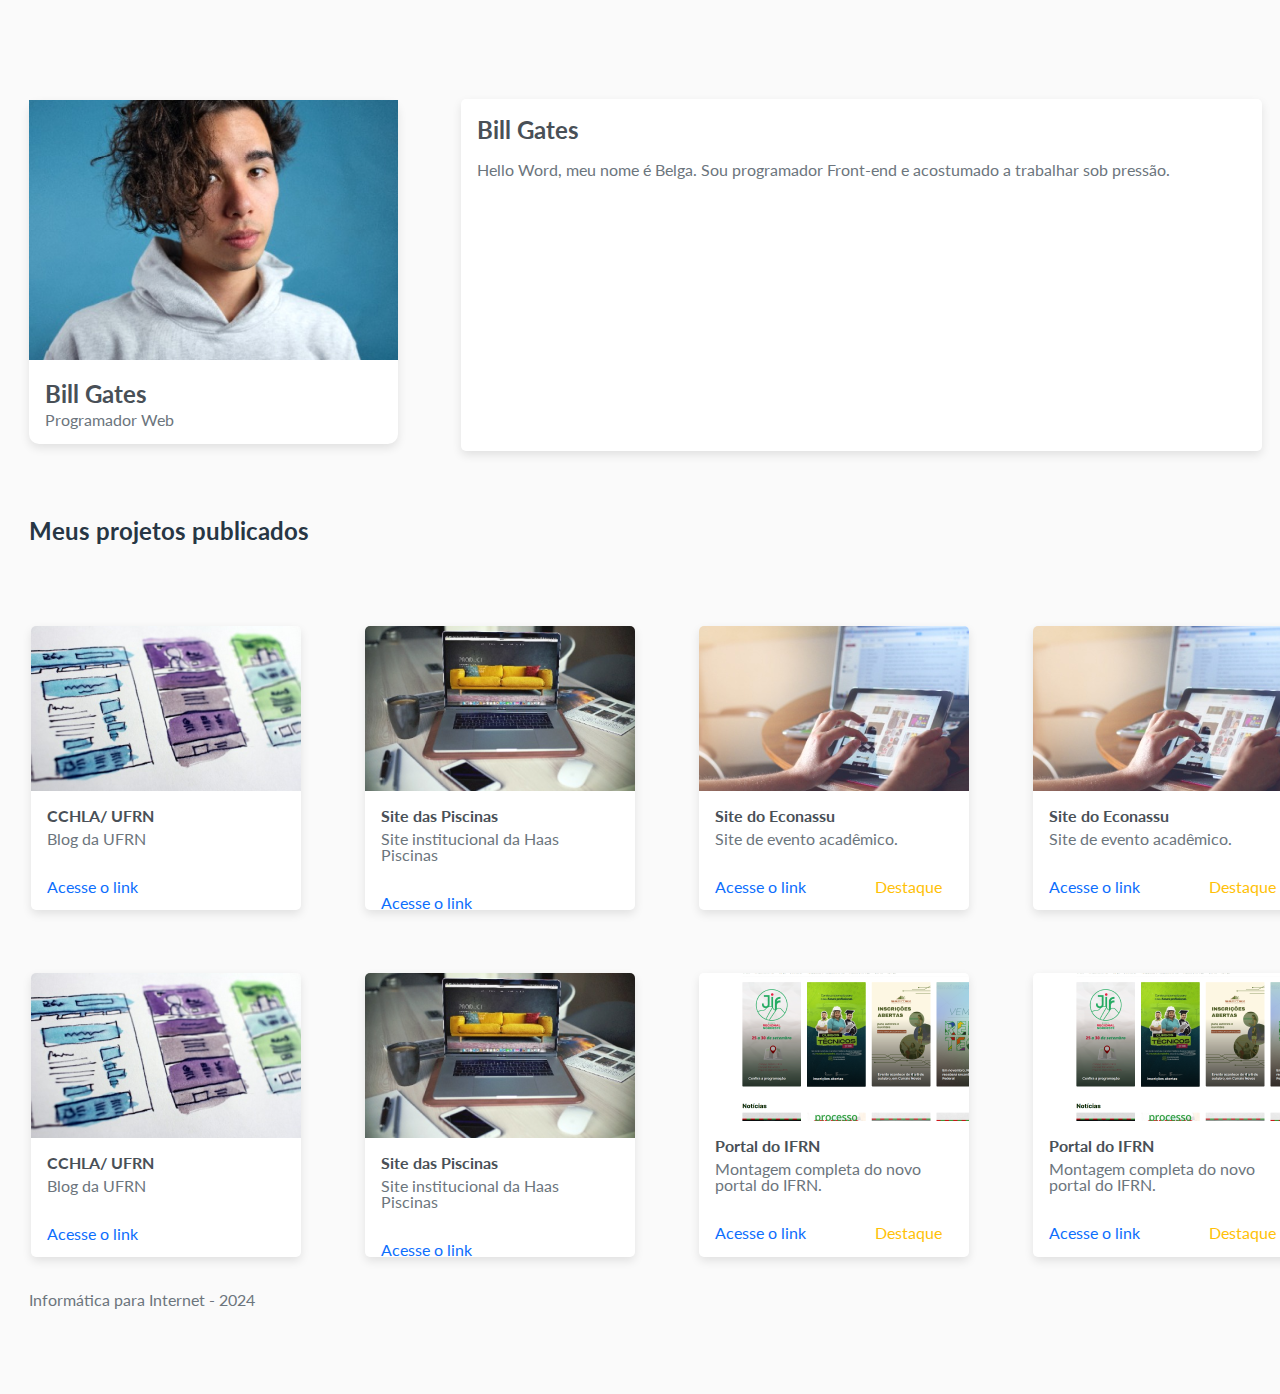
<file: Montagem básica responsiva/index.html>
<!DOCTYPE html>
<html lang="en">

<head>
    <meta charset="UTF-8">
    <meta http-equiv="X-UA-Compatible" content="IE=edge">
    <meta name="viewport" content="width=device-width, initial-scale=1.0">
    <link rel="preconnect" href="https://fonts.googleapis.com">
    <link rel="preconnect" href="https://fonts.gstatic.com" crossorigin>
    <link
        href="https://fonts.googleapis.com/css2?family=Lato:ital,wght@0,100;0,300;0,400;0,700;0,900;1,100;1,300;1,400;1,700;1,900&display=swap"
        rel="stylesheet">
    <link rel="stylesheet" href="style.css">
    <link rel="stylesheet" href="global.css">
    <title>AWE - FLUXO DE JOBS - WEB</title>
</head>

<body>
    <main class="FLUXODEJOBS">
        <section class="Bill">
            <div>
                <img src="img/fotobill.png" alt="">
                <div class="content">
                    <span>Bill Gates</span>
                    <p>Programador Web</p>
                </div>
            </div>
            <div class="card2">
                <div>
                    <span>Bill Gates</span>
                    <p>Hello Word, meu nome é Belga. Sou programador Front-end e acostumado a trabalhar sob pressão.</p>
                </div>
            </div>
        </section>
        <section class="publicados">
            <h1>Meus projetos publicados</h1>
            <main>
                <div class="cards card1">
                    <img src="img/CCHILA.png" alt="">
                    <div>
                        <h1>CCHLA/ UFRN</h1>
                        <span>Blog da UFRN</span>
                        <a href="#">Acesse o link</a>
                    </div>
                </div>
                <div class="cards card2">
                    <img src="img/PISCINAS.png" alt="">
                    <div>
                        <h1>Site das Piscinas</h1>
                        <span>Site institucional da Haas Piscinas</span>
                        <a href="#">Acesse o link</a>
                    </div>
                </div>
                <div class="cards Destaque card3">
                    <img src="img/ECONASSAU.png" alt="">
                    <div>
                        <h1>Site do Econassu</h1>
                        <span>Site de evento acadêmico.</span>
                        <a href="">Acesse o link</a>
                        <a href="">Destaque</a>
                    </div>
                </div>
                <div class="cards Destaque card4">
                    <img src="img/ECONASSAU.png" alt="">
                    <div>
                        <h1>Site do Econassu</h1>
                        <span>Site de evento acadêmico.</span>
                        <a href="">Acesse o link</a>
                        <a href="">Destaque</a>
                    </div>
                </div>
                <div class="cards card5">
                    <img src="img/CCHILA.png" alt="">
                    <div>
                        <h1>CCHLA/ UFRN</h1>
                        <span>Blog da UFRN</span>
                        <a href="#">Acesse o link</a>
                    </div>
                </div>
                <div class="cards card6">
                    <img src="img/PISCINAS.png" alt="">
                    <div>
                        <h1>Site das Piscinas</h1>
                        <span>Site institucional da Haas Piscinas</span>
                        <a href="#">Acesse o link</a>
                    </div>
                </div>
                <div class="cards Destaque card7">
                    <img src="img/IFRN.png" alt="">
                    <div>
                        <h1>Portal do IFRN</h1>
                        <span>Montagem completa do novo portal do IFRN.</span>
                        <a href="">Acesse o link</a>
                        <a href="">Destaque</a>
                    </div>
                </div>
                <div class="cards Destaque card8">
                    <img src="img/IFRN.png" alt="">
                    <div>
                        <h1>Portal do IFRN</h1>
                        <span>Montagem completa do novo portal do IFRN.</span>
                        <a href="">Acesse o link</a>
                        <a href="">Destaque</a>
                    </div>
                </div>
            </main>

        </section>
        <footer>
            <span>Informática para Internet - 2024</span>
        </footer>
    </main>
</body>

</html>
</file>
<file: Montagem básica responsiva/style.css>
.FLUXODEJOBS{
    margin-left: 100px ;
}
.Bill{
    width: 369px;
    height: 344px;
    margin-top: 100px;
    border-radius: 10px;
    background: #FFF;
    box-shadow: 0px 4px 10px 0px rgba(0, 0, 0, 0.10);
}
.Bill .content{
    padding: 16px;
    gap: 8px;
}
.Bill .content span{
    font-weight: 700;
    color: #495057;
    font-size: 24px;
}
.Bill .content p{
    color: #6C757D;
    font-size: 16px;
    font-weight: 400;
    margin-top: 2px;
}
.Bill .card2{
    margin-top: -362px;
    margin-left: 432px;
    width: 769px;
    height: 320px;
    padding: 16px;
    gap: 24px;
    border-radius: 5px;
    background:  #FFF;
    box-shadow: 0px 4px 10px 0px rgba(0, 0, 0, 0.10);
}
.Bill .card2 span{
    font-weight: 700;
    color: #495057;
    font-size: 24px;
}
.Bill .card2 p{
    color: #6C757D;
    font-size: 16px;
    font-weight: 400;
    margin-top: 16px;
}
.publicados h1{
    color: #273644;
    font-size: 24px;
    font-weight: 700;
    line-height: 120%;
    margin-top: 73px;
    margin-bottom: 50px;
}
main{
    width: 1350px;
    margin-left: -28px;
}

footer .linha2{
    display: flex;
    width: 100%;
    border-bottom: 1px solid #DEE2E6;
}

footer span{
    color: #6C757D;
    font-size: 16px;
    font-weight: 400;
    line-height: 120%;
}
</file>
<file: Montagem básica responsiva/global.css>
body{
    display: flex;
    justify-content: center;
    margin: 0;
    padding: 0;
    height: 1394px;
    background: #fafafa;
    font-family: Lato;
}
.cards{
    display: inline-block;
    width: 270px;
    height: 284px;
    overflow: hidden;
    flex-direction: column;
    justify-content: center;
    align-items: center;
    border-radius: 5px;
    background: #FFF;
    box-shadow: 0px 4px 10px 0px rgba(0, 0, 0, 0.10);
    margin: 30px;
}
.cards h1{
    color: #495057;
    font-size: 16px;
    font-weight: 700;
    line-height: 120%;
}
.cards span{
    color: #6C757D;
    font-size: 16px;
    font-weight: 400;
    line-height: 100%;
}
.cards a{
    color: #0D6EFD;
    font-size: 16px;
    font-weight: 400;
    line-height: 100%;
    text-decoration:none;
    margin-top: 20px;
}
.Destaque a:nth-last-child(1){
    color: #FFC107;
    margin-top: -28px;
    margin-left: 160px;

}

.cards div{
    display: flex;
    padding: 16px;
    flex-direction: column;
    align-items: flex-start;
    gap: 12px;
}
.cards div h1{
    margin-top: -4px;
}
.cards div span{
    margin-top: -56px;
}
</file>
